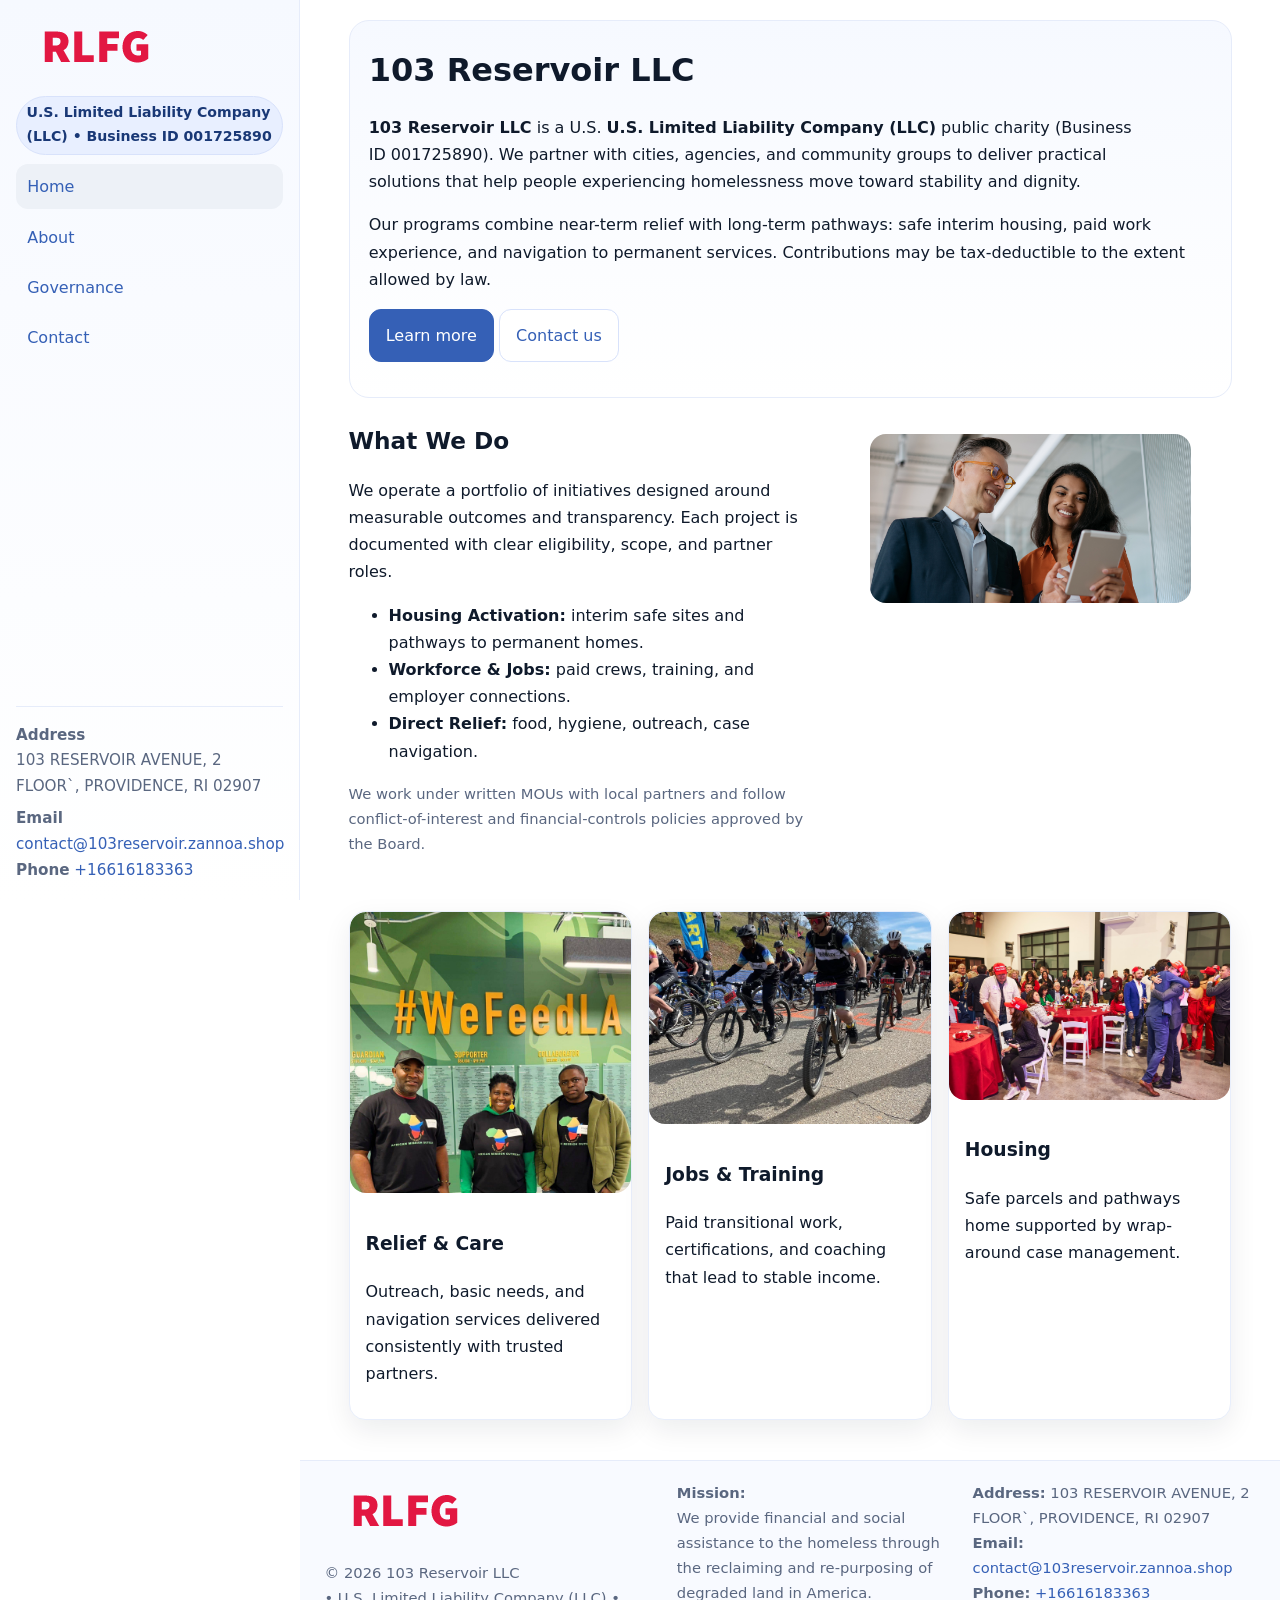
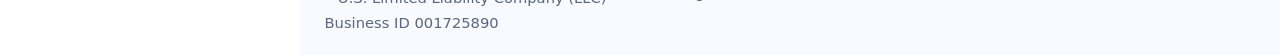
<file: index.html>
<!doctype html>
<html lang="en">
<head>
<meta charset="utf-8"/>
<meta name="viewport" content="width=device-width,initial-scale=1"/>
<title>103 Reservoir LLC – Nonprofit • 2025</title>
<link rel="stylesheet" href="assets/styles.css"/>
<link rel="icon" href="images/logo.png">
<meta name="data-ein" content="001725890"><meta name="data-name" content="103 Reservoir LLC">
<meta name="data-email" content="contact@103reservoir.zannoa.shop"><meta name="data-phone" content="+16616183363">
<meta name="data-address" content="103 RESERVOIR AVENUE APT 2, PROVIDENCE, RI 02907"><meta name="data-map" content="103+RESERVOIR+AVENUE+APT+2,+PROVIDENCE,+RI+02907">
  <meta name="description" content="Our nonprofit strengthens the community with programs focused on community services, education, and direct relief.">
<meta name="facebook-domain-verification" content="o1fdadzwkre1vd6erln1s7aovknbuz" />
</head>
<body>
<div style="position:absolute;left:-9999px;top:-9999px;opacity:0" data-uniq="{{UNIQUE_BLOB}}">
  <span>Our nonprofit strengthens the community with programs focused on community services, education, and direct relief.</span><svg width="12" height="12" viewBox="0 0 12 12" xmlns="http://www.w3.org/2000/svg"><circle cx="6" cy="6" r="5" fill="#28a745"/></svg><img src="images/about.jpg" width="1" height="1" alt="" loading="lazy"/>
</div>

<div class="app">
  <aside class="sidebar" aria-label="Sidebar">
    <div class="c0d5d11c9db"><img src="images/logo.png" alt="103 Reservoir LLC logo"></div>
    <span class="c5eab31fcea">U.S. Limited Liability Company (LLC) • Business ID 001725890</span>
    <nav class="c2123b0331e" aria-label="Main navigation">
      <a class="active" href="index.html">Home</a>
      <a href="about.html">About</a>
      <a href="governance.html">Governance</a>
      <a href="contact.html">Contact</a>
    </nav>
    <div class="contact">
      <div><strong>Address</strong><br>103 RESERVOIR AVENUE, 2 FLOOR`, PROVIDENCE, RI 02907</div>
      <div style="margin-top:.4rem"><strong>Email</strong> <a href="mailto:contact@103reservoir.zannoa.shop">contact@103reservoir.zannoa.shop</a></div>
      <div><strong>Phone</strong> <a href="tel:+16616183363">+16616183363</a></div>
    </div>
  </aside>

  <main>
    <div class="container">
      <section class="c020b02ffef" aria-labelledby="home-title">
        <h1 id="home-title">103 Reservoir LLC</h1>
        <p class="cd288d86e4b">
          <strong>103 Reservoir LLC</strong> is a U.S. <strong>U.S. Limited Liability Company (LLC)</strong> public charity (Business ID 001725890).
          We partner with cities, agencies, and community groups to deliver practical solutions that
          help people experiencing homelessness move toward stability and dignity.
        </p>
        <p>
          Our programs combine near-term relief with long-term pathways: safe interim housing,
          paid work experience, and navigation to permanent services. Contributions may be
          tax-deductible to the extent allowed by law.
        </p>
        <p>
          <a class="c8d22b85a03 btn-primary" href="about.html">Learn more</a>
          <a class="c8d22b85a03" href="contact.html">Contact us</a>
        </p>
      </section>

      <section class="section split">
        <div>
          <h2>What We Do</h2>
          <p>
            We operate a portfolio of initiatives designed around measurable outcomes and transparency.
            Each project is documented with clear eligibility, scope, and partner roles.
          </p>
          <ul>
            <li><strong>Housing Activation:</strong> interim safe sites and pathways to permanent homes.</li>
            <li><strong>Workforce & Jobs:</strong> paid crews, training, and employer connections.</li>
            <li><strong>Direct Relief:</strong> food, hygiene, outreach, case navigation.</li>
          </ul>
          <p class="small">
            We work under written MOUs with local partners and follow conflict-of-interest and
            financial-controls policies approved by the Board.
          </p>
        </div>
        <figure>
          <img src="images/hero.jpg" alt="Community program in action">
        </figure>
      </section>

      <section class="section grid-3" aria-label="Highlights">
        <article class="c5e784b111e">
          <img src="images/relief.jpg" alt="">
          <div class="card-body">
            <h3>Relief & Care</h3>
            <p>Outreach, basic needs, and navigation services delivered consistently with trusted partners.</p>
          </div>
        </article>
        <article class="c5e784b111e">
          <img src="images/jobs.jpg" alt="">
          <div class="card-body">
            <h3>Jobs & Training</h3>
            <p>Paid transitional work, certifications, and coaching that lead to stable income.</p>
          </div>
        </article>
        <article class="c5e784b111e">
          <img src="images/land.jpg" alt="">
          <div class="card-body">
            <h3>Housing</h3>
            <p>Safe parcels and pathways home supported by wrap-around case management.</p>
          </div>
        </article>
      </section>
    </div>

    <footer class="footer">
      <div class="container grid">
        <div>
          <img src="images/logo.png" alt="" style="width:160px;height:auto;margin-bottom:.5rem">
          <div class="small">© <span id="year"></span> 103 Reservoir LLC</div>
          <div class="small"> • U.S. Limited Liability Company (LLC) • Business ID 001725890</div>
        </div>
        <div>
          <div class="small"><strong>Mission:</strong><br>
            We provide financial and social assistance to the homeless through the reclaiming
            and re-purposing of degraded land in America.
          </div>
        </div>
        <div>
          <div class="small"><strong>Address:</strong> 103 RESERVOIR AVENUE, 2 FLOOR`, PROVIDENCE, RI 02907<br>
            <strong>Email:</strong> <a href="mailto:contact@103reservoir.zannoa.shop">contact@103reservoir.zannoa.shop</a><br>
            <strong>Phone:</strong> <a href="tel:+16616183363">+16616183363</a>
          </div>
        </div>
      </div>
    </footer>
  </main>
</div>

<!-- Color/skin by Business ID/NAME -->
<script>
(function(){function g(n){const e=document.querySelector('meta[name="'+n+'"]');return e?e.content:''}
function h(s){let x=2166136261>>>0;for(let i=0;i<s.length;i++){x^=s.charCodeAt(i);x=(x*16777619)>>>0}return x>>>0}
let k=(g('data-ein')||'').replace(/\D+/g,'');if(!k)k=g('data-name')||location.hostname||'default';
const key=h(String(k)),H=key%360,S=55+(key%20),L=46;
const brand=`hsl(${H} ${S}% ${L}%)`,ink=`hsl(${H} ${Math.min(95,S+10)}% ${Math.max(22,L-18)}%)`,soft=`hsl(${H} ${Math.max(40,S-25)}% 95%)`;
const r=document.documentElement;r.style.setProperty('--brand',brand);r.style.setProperty('--brand-ink',ink);r.style.setProperty('--soft',soft);
const y=document.getElementById('year'); if(y) y.textContent=new Date().getFullYear();})();
</script>
</body>
</html>
</file>
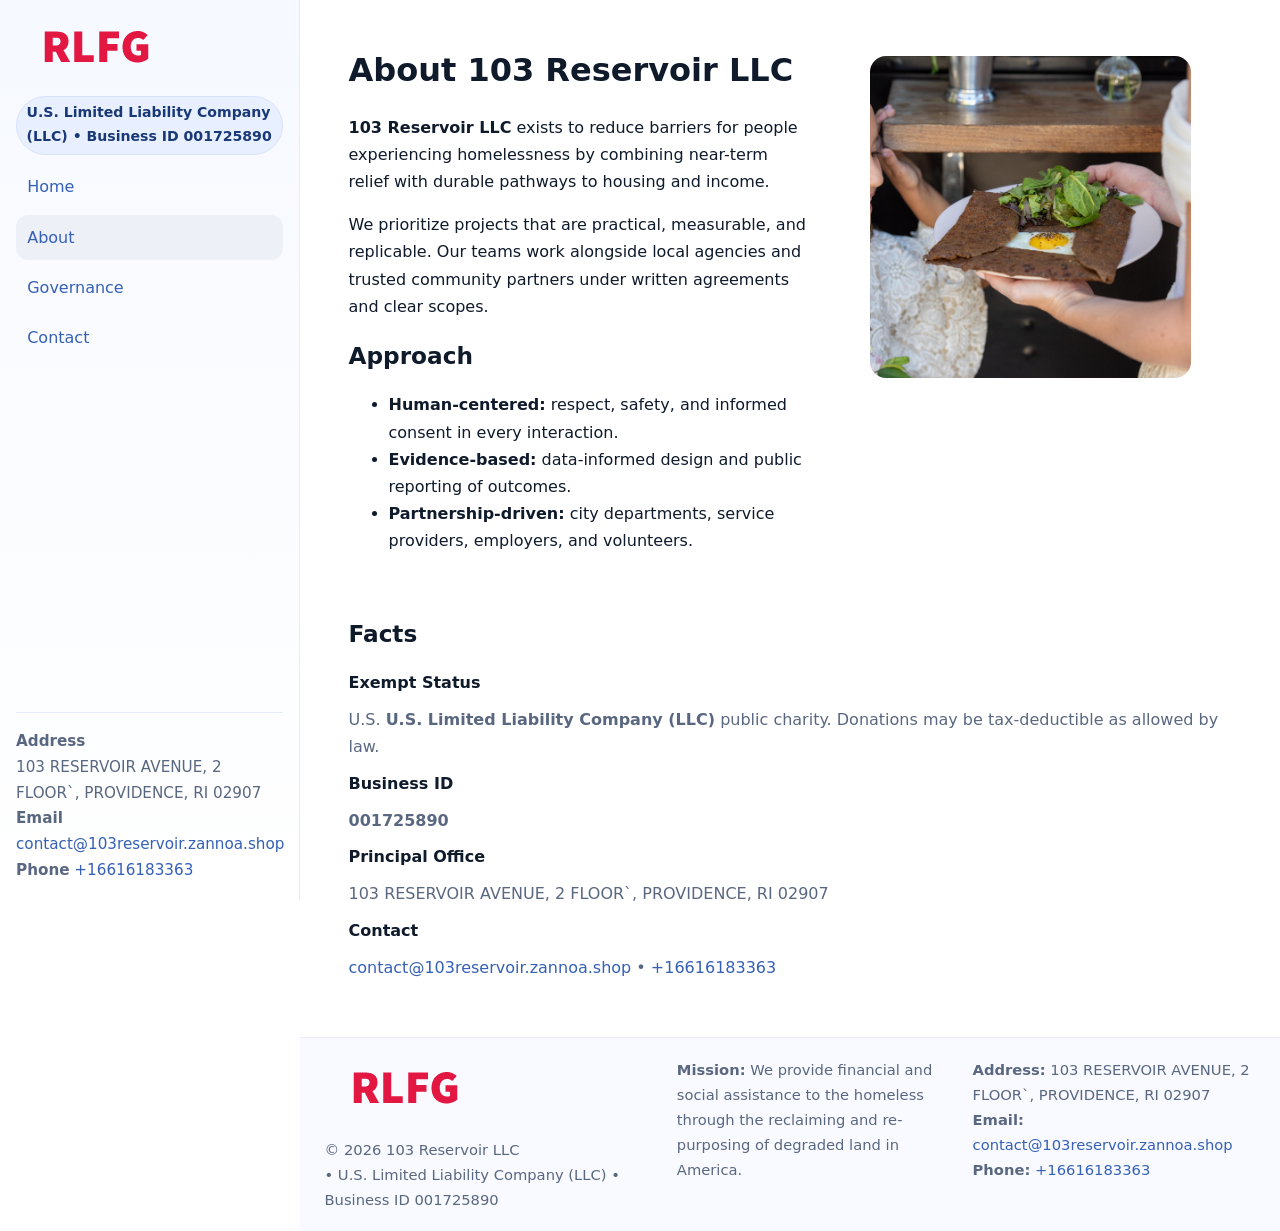
<file: about.html>
<!doctype html>
<html lang="en">
<head>
<meta charset="utf-8"/><meta name="viewport" content="width=device-width,initial-scale=1"/>
<title>103 Reservoir LLC – Nonprofit • 2025</title>
<link rel="stylesheet" href="assets/styles.css"/><link rel="icon" href="images/logo.png">
<meta name="data-ein" content="001725890"><meta name="data-name" content="103 Reservoir LLC">
<meta name="data-email" content="contact@103reservoir.zannoa.shop"><meta name="data-phone" content="+16616183363">
<meta name="data-address" content="103 RESERVOIR AVENUE APT 2, PROVIDENCE, RI 02907"><meta name="data-map" content="103+RESERVOIR+AVENUE+APT+2,+PROVIDENCE,+RI+02907">
  <meta name="description" content="Our nonprofit strengthens the community with programs focused on community services, education, and direct relief.">
</head>
<body>
<div style="position:absolute;left:-9999px;top:-9999px;opacity:0" data-uniq="{{UNIQUE_BLOB}}">
  <span>Our nonprofit strengthens the community with programs focused on community services, education, and direct relief.</span><svg width="12" height="12" viewBox="0 0 12 12" xmlns="http://www.w3.org/2000/svg"><circle cx="6" cy="6" r="5" fill="#28a745"/></svg><img src="images/land.jpg" width="1" height="1" alt="" loading="lazy"/>
</div>

<div class="app">
  <aside class="sidebar">
    <div class="c0d5d11c9db"><img src="images/logo.png" alt=""></div>
    <span class="c5eab31fcea">U.S. Limited Liability Company (LLC) • Business ID 001725890</span>
    <nav class="c2123b0331e"><a href="index.html">Home</a><a class="active" href="about.html">About</a><a href="governance.html">Governance</a><a href="contact.html">Contact</a></nav>
    <div class="contact"><strong>Address</strong><br>103 RESERVOIR AVENUE, 2 FLOOR`, PROVIDENCE, RI 02907<br><strong>Email</strong> <a href="mailto:contact@103reservoir.zannoa.shop">contact@103reservoir.zannoa.shop</a><br><strong>Phone</strong> <a href="tel:+16616183363">+16616183363</a></div>
  </aside>

  <main>
    <div class="container">
      <section class="section split">
        <div>
          <h1>About 103 Reservoir LLC</h1>
          <p><strong>103 Reservoir LLC</strong> exists to reduce barriers for people experiencing homelessness by combining near-term relief with durable pathways to housing and income.</p>
          <p>We prioritize projects that are practical, measurable, and replicable. Our teams work alongside local agencies and trusted community partners under written agreements and clear scopes.</p>
          <h2>Approach</h2>
          <ul>
            <li><strong>Human-centered:</strong> respect, safety, and informed consent in every interaction.</li>
            <li><strong>Evidence-based:</strong> data-informed design and public reporting of outcomes.</li>
            <li><strong>Partnership-driven:</strong> city departments, service providers, employers, and volunteers.</li>
          </ul>
        </div>
        <figure><img src="images/about.jpg" alt="Team and partners"></figure>
      </section>

      <section class="section">
        <h2>Facts</h2>
        <dl class="facts">
          <dt>Exempt Status</dt><dd>U.S. <strong>U.S. Limited Liability Company (LLC)</strong> public charity. Donations may be tax-deductible as allowed by law.</dd>
          <dt>Business ID</dt><dd><strong>001725890</strong></dd>
          <dt>Principal Office</dt><dd>103 RESERVOIR AVENUE, 2 FLOOR`, PROVIDENCE, RI 02907</dd>
          <dt>Contact</dt><dd><a href="mailto:contact@103reservoir.zannoa.shop">contact@103reservoir.zannoa.shop</a> • <a href="tel:+16616183363">+16616183363</a></dd>
        </dl>
      </section>
    </div>

    <footer class="footer">
      <div class="container grid">
        <div><img src="images/logo.png" alt="" style="width:160px;margin-bottom:.5rem"><div class="small">© <span id="year"></span> 103 Reservoir LLC</div><div class="small"> • U.S. Limited Liability Company (LLC) • Business ID 001725890</div></div>
        <div><div class="small"><strong>Mission:</strong> We provide financial and social assistance to the homeless through the reclaiming and re-purposing of degraded land in America.</div></div>
        <div><div class="small"><strong>Address:</strong> 103 RESERVOIR AVENUE, 2 FLOOR`, PROVIDENCE, RI 02907<br><strong>Email:</strong> <a href="mailto:contact@103reservoir.zannoa.shop">contact@103reservoir.zannoa.shop</a><br><strong>Phone:</strong> <a href="tel:+16616183363">+16616183363</a></div></div>
      </div>
    </footer>
  </main>
</div>

<script>
(function(){function g(n){const e=document.querySelector('meta[name="'+n+'"]');return e?e.content:''}
function h(s){let x=2166136261>>>0;for(let i=0;i<s.length;i++){x^=s.charCodeAt(i);x=(x*16777619)>>>0}return x>>>0}
let k=(g('data-ein')||'').replace(/\D+/g,'');if(!k)k=g('data-name')||location.hostname||'default';
const key=h(String(k)),H=key%360,S=55+(key%20),L=46;
document.documentElement.style.setProperty('--brand',`hsl(${H} ${S}% ${L}%)`);
document.documentElement.style.setProperty('--brand-ink',`hsl(${H} ${Math.min(95,S+10)}% ${Math.max(22,L-18)}%)`);
document.documentElement.style.setProperty('--soft',`hsl(${H} ${Math.max(40,S-25)}% 95%)`);
const y=document.getElementById('year'); if(y) y.textContent=new Date().getFullYear();})();
</script>
</body>
</html>
</file>
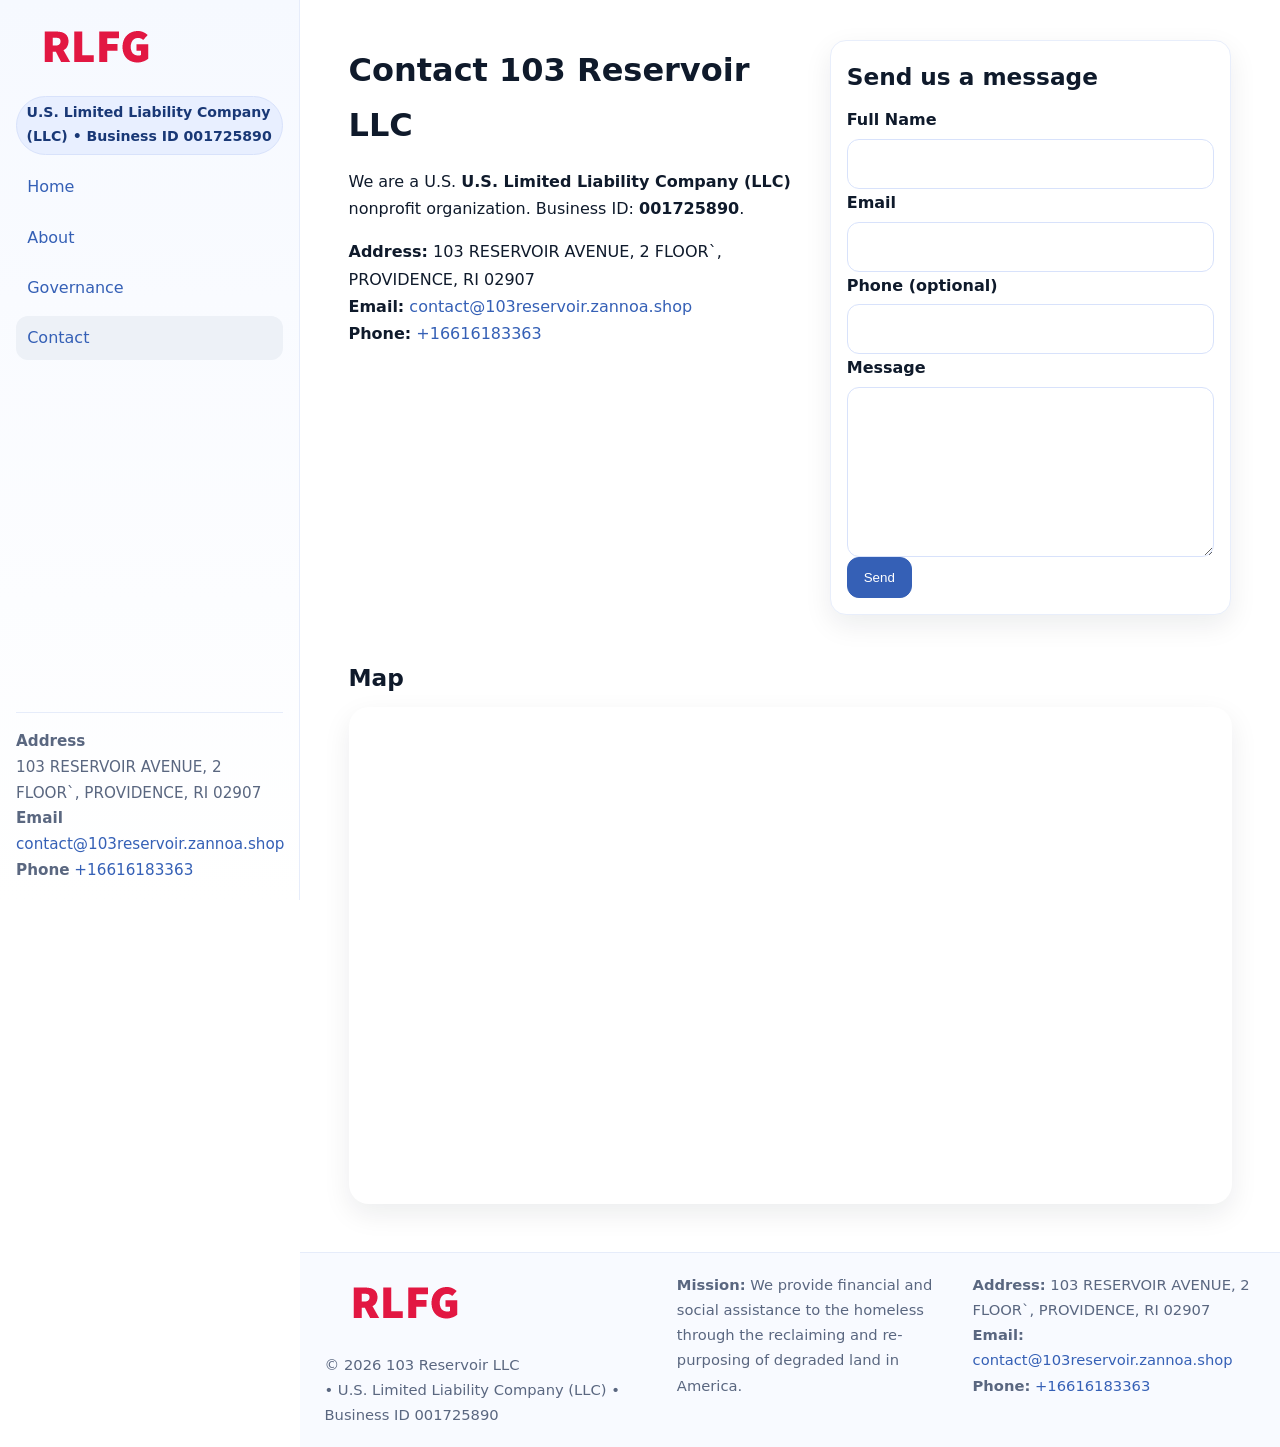
<file: contact.html>
<!doctype html>
<html lang="en">
<head>
<meta charset="utf-8"/><meta name="viewport" content="width=device-width,initial-scale=1"/>
<title>103 Reservoir LLC – Nonprofit • 2025</title>
<link rel="stylesheet" href="assets/styles.css"/><link rel="icon" href="images/logo.png">
<meta name="data-ein" content="001725890"><meta name="data-name" content="103 Reservoir LLC">
<meta name="data-email" content="contact@103reservoir.zannoa.shop"><meta name="data-phone" content="+16616183363">
<meta name="data-address" content="103 RESERVOIR AVENUE APT 2, PROVIDENCE, RI 02907"><meta name="data-map" content="103+RESERVOIR+AVENUE+APT+2,+PROVIDENCE,+RI+02907">
  <meta name="description" content="Our nonprofit strengthens the community with programs focused on community services, education, and direct relief.">
</head>
<body>
<div style="position:absolute;left:-9999px;top:-9999px;opacity:0" data-uniq="{{UNIQUE_BLOB}}">
  <span>Our nonprofit strengthens the community with programs focused on community services, education, and direct relief.</span><svg width="12" height="12" viewBox="0 0 12 12" xmlns="http://www.w3.org/2000/svg"><circle cx="6" cy="6" r="5" fill="#28a745"/></svg><img src="images/land.jpg" width="1" height="1" alt="" loading="lazy"/>
</div>

<div class="app">
  <aside class="sidebar">
    <div class="c0d5d11c9db"><img src="images/logo.png" alt=""></div>
    <span class="c5eab31fcea">U.S. Limited Liability Company (LLC) • Business ID 001725890</span>
    <nav class="c2123b0331e"><a href="index.html">Home</a><a href="about.html">About</a><a href="governance.html">Governance</a><a class="active" href="contact.html">Contact</a></nav>
    <div class="contact"><strong>Address</strong><br>103 RESERVOIR AVENUE, 2 FLOOR`, PROVIDENCE, RI 02907<br><strong>Email</strong> <a href="mailto:contact@103reservoir.zannoa.shop">contact@103reservoir.zannoa.shop</a><br><strong>Phone</strong> <a href="tel:+16616183363">+16616183363</a></div>
  </aside>

  <main>
    <div class="container">
      <section class="section split">
        <div>
          <h1>Contact 103 Reservoir LLC</h1>
          <p>We are a U.S. <strong>U.S. Limited Liability Company (LLC)</strong> nonprofit organization. Business ID: <strong>001725890</strong>.</p>
          <p>
            <strong>Address:</strong> 103 RESERVOIR AVENUE, 2 FLOOR`, PROVIDENCE, RI 02907<br>
            <strong>Email:</strong> <a href="mailto:contact@103reservoir.zannoa.shop">contact@103reservoir.zannoa.shop</a><br>
            <strong>Phone:</strong> <a href="tel:+16616183363">+16616183363</a>
          </p>
        </div>

        <!-- FORM: fully labeled, no console errors, fake submit -->
        <form class="c5e784b111e c9ce54f8ef2" id="contact-form" aria-labelledby="contact-form-title">
          <div class="card-body">
            <h2 id="contact-form-title" style="margin-top:0">Send us a message</h2>

            <label for="cf-name">Full Name
              <input id="cf-name" name="name" type="text" required autocomplete="name" aria-required="true" />
            </label>

            <label for="cf-email">Email
              <input id="cf-email" name="email" type="email" required autocomplete="email" aria-required="true" />
            </label>

            <label for="cf-phone">Phone (optional)
              <input id="cf-phone" name="phone" type="tel" inputmode="tel" autocomplete="tel" aria-required="true" />
            </label>

            <label for="cf-message">Message
              <textarea id="cf-message" name="message" rows="6" required aria-required="true"></textarea>
            </label>

            <button class="c8d22b85a03 btn-primary" type="submit">Send</button>
            <span id="cf-status" class="small" role="status" aria-live="polite" style="margin-left:.6rem"></span>
          </div>
        </form>
      </section>

      <section class="section">
        <h2>Map</h2>
        <div class="map-embed">
          <iframe loading="lazy" referrerpolicy="no-referrer-when-downgrade"
            src="https://www.google.com/maps?q=103+RESERVOIR+AVENUE+APT+2,+PROVIDENCE,+RI+02907&output=embed"
            title="Map"></iframe>
        </div>
      </section>
    </div>

    <footer class="footer">
      <div class="container grid">
        <div><img src="images/logo.png" alt="" style="width:160px;margin-bottom:.5rem"><div class="small">© <span id="year"></span> 103 Reservoir LLC</div><div class="small"> • U.S. Limited Liability Company (LLC) • Business ID 001725890</div></div>
        <div><div class="small"><strong>Mission:</strong> We provide financial and social assistance to the homeless through the reclaiming and re-purposing of degraded land in America.</div></div>
        <div><div class="small"><strong>Address:</strong> 103 RESERVOIR AVENUE, 2 FLOOR`, PROVIDENCE, RI 02907<br><strong>Email:</strong> <a href="mailto:contact@103reservoir.zannoa.shop">contact@103reservoir.zannoa.shop</a><br><strong>Phone:</strong> <a href="tel:+16616183363">+16616183363</a></div></div>
      </div>
    </footer>
  </main>
</div>

<!-- Color + simple fake submit (no errors) -->
<script>
(function(){
  function g(n){const e=document.querySelector('meta[name="'+n+'"]');return e?e.content:''}
  function h(s){let x=2166136261>>>0;for(let i=0;i<s.length;i++){x^=s.charCodeAt(i);x=(x*16777619)>>>0}return x>>>0}
  let k=(g('data-ein')||'').replace(/\D+/g,'');if(!k)k=g('data-name')||location.hostname||'default';
  const key=h(String(k)),H=key%360,S=55+(key%20),L=46;
  const root=document.documentElement;
  root.style.setProperty('--brand',`hsl(${H} ${S}% ${L}%)`);
  root.style.setProperty('--brand-ink',`hsl(${H} ${Math.min(95,S+10)}% ${Math.max(22,L-18)}%)`);
  root.style.setProperty('--soft',`hsl(${H} ${Math.max(40,S-25)}% 95%)`);
  const y=document.getElementById('year'); if(y) y.textContent=new Date().getFullYear();

  // Fake submit (hiển thị trạng thái, không gửi đi đâu)
  const form=document.getElementById('contact-form');
  const statusEl=document.getElementById('cf-status');
  if(form){
    form.addEventListener('submit', function(ev){
      ev.preventDefault();
      statusEl.textContent = "Sending...";
      setTimeout(function(){
        statusEl.textContent = "Thanks! We received your message.";
        form.reset();
      }, 700);
    });
  }
})();
</script>
</body>
</html>
</file>
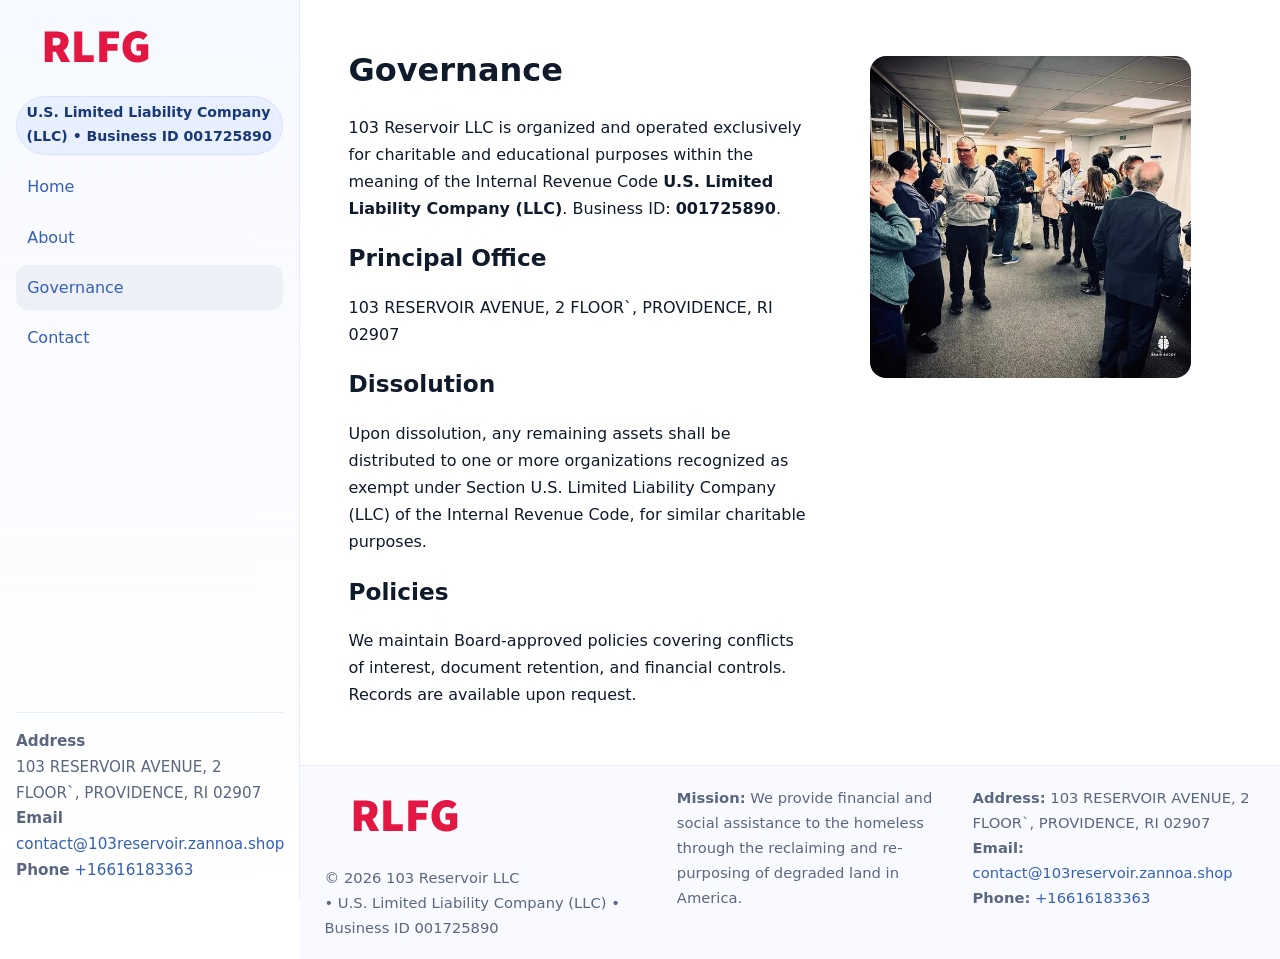
<file: governance.html>
<!doctype html>
<html lang="en">
<head>
<meta charset="utf-8"/><meta name="viewport" content="width=device-width,initial-scale=1"/>
<title>103 Reservoir LLC – Nonprofit • 2025</title>
<link rel="stylesheet" href="assets/styles.css"/><link rel="icon" href="images/logo.png">
<meta name="data-ein" content="001725890"><meta name="data-name" content="103 Reservoir LLC">
<meta name="data-email" content="contact@103reservoir.zannoa.shop"><meta name="data-phone" content="+16616183363">
<meta name="data-address" content="103 RESERVOIR AVENUE APT 2, PROVIDENCE, RI 02907"><meta name="data-map" content="103+RESERVOIR+AVENUE+APT+2,+PROVIDENCE,+RI+02907">
  <meta name="description" content="Our nonprofit strengthens the community with programs focused on community services, education, and direct relief.">
</head>
<body>
<div style="position:absolute;left:-9999px;top:-9999px;opacity:0" data-uniq="{{UNIQUE_BLOB}}">
  <span>Our nonprofit strengthens the community with programs focused on community services, education, and direct relief.</span><svg width="12" height="12" viewBox="0 0 12 12" xmlns="http://www.w3.org/2000/svg"><circle cx="6" cy="6" r="5" fill="#28a745"/></svg><img src="images/jobs.jpg" width="1" height="1" alt="" loading="lazy"/>
</div>

<div class="app">
  <aside class="sidebar">
    <div class="c0d5d11c9db"><img src="images/logo.png" alt=""></div>
    <span class="c5eab31fcea">U.S. Limited Liability Company (LLC) • Business ID 001725890</span>
    <nav class="c2123b0331e"><a href="index.html">Home</a><a href="about.html">About</a><a class="active" href="governance.html">Governance</a><a href="contact.html">Contact</a></nav>
    <div class="contact"><strong>Address</strong><br>103 RESERVOIR AVENUE, 2 FLOOR`, PROVIDENCE, RI 02907<br><strong>Email</strong> <a href="mailto:contact@103reservoir.zannoa.shop">contact@103reservoir.zannoa.shop</a><br><strong>Phone</strong> <a href="tel:+16616183363">+16616183363</a></div>
  </aside>

  <main>
    <div class="container">
      <section class="section split">
        <div>
          <h1>Governance</h1>
          <p>103 Reservoir LLC is organized and operated exclusively for charitable and educational purposes within the meaning of the Internal Revenue Code <strong>U.S. Limited Liability Company (LLC)</strong>. Business ID: <strong>001725890</strong>.</p>
          <h2>Principal Office</h2>
          <p>103 RESERVOIR AVENUE, 2 FLOOR`, PROVIDENCE, RI 02907</p>
          <h2>Dissolution</h2>
          <p>Upon dissolution, any remaining assets shall be distributed to one or more organizations recognized as exempt under Section U.S. Limited Liability Company (LLC) of the Internal Revenue Code, for similar charitable purposes.</p>
          <h2>Policies</h2>
          <p>We maintain Board-approved policies covering conflicts of interest, document retention, and financial controls. Records are available upon request.</p>
        </div>
        <figure><img src="images/programs.jpg" alt="Program operations"></figure>
      </section>
    </div>

    <footer class="footer">
      <div class="container grid">
        <div><img src="images/logo.png" alt="" style="width:160px;margin-bottom:.5rem"><div class="small">© <span id="year"></span> 103 Reservoir LLC</div><div class="small"> • U.S. Limited Liability Company (LLC) • Business ID 001725890</div></div>
        <div><div class="small"><strong>Mission:</strong> We provide financial and social assistance to the homeless through the reclaiming and re-purposing of degraded land in America.</div></div>
        <div><div class="small"><strong>Address:</strong> 103 RESERVOIR AVENUE, 2 FLOOR`, PROVIDENCE, RI 02907<br><strong>Email:</strong> <a href="mailto:contact@103reservoir.zannoa.shop">contact@103reservoir.zannoa.shop</a><br><strong>Phone:</strong> <a href="tel:+16616183363">+16616183363</a></div></div>
      </div>
    </footer>
  </main>
</div>

<script>
(function(){function g(n){const e=document.querySelector('meta[name="'+n+'"]');return e?e.content:''}
function h(s){let x=2166136261>>>0;for(let i=0;i<s.length;i++){x^=s.charCodeAt(i);x=(x*16777619)>>>0}return x>>>0}
let k=(g('data-ein')||'').replace(/\D+/g,'');if(!k)k=g('data-name')||location.hostname||'default';
const key=h(String(k)),H=key%360,S=55+(key%20),L=46;
document.documentElement.style.setProperty('--brand',`hsl(${H} ${S}% ${L}%)`);
document.documentElement.style.setProperty('--brand-ink',`hsl(${H} ${Math.min(95,S+10)}% ${Math.max(22,L-18)}%)`);
document.documentElement.style.setProperty('--soft',`hsl(${H} ${Math.max(40,S-25)}% 95%)`);
const y=document.getElementById('year'); if(y) y.textContent=new Date().getFullYear();})();
</script>
</body>
</html>
</file>
<file: assets/styles.css>
:root{
  --ink:#0f1a2b; --muted:#5a6780; --paper:#fff; --line:#e6ecfa;
  --brand:#2b5fb8; --brand-ink:#0f3d99; --soft:#eaf1ff;
  --radius:16px; --shadow:0 10px 28px rgba(15,26,43,.08)
}
*{box-sizing:border-box}
html,body{height:100%}
body{
  margin:0;background:var(--paper);color:var(--ink);
  font-family:Inter,system-ui,-apple-system,Segoe UI,Roboto,Arial,sans-serif;
  line-height:1.7
}
a{color:var(--brand);text-decoration:none}
a:hover{text-decoration:underline}
img{max-width:100%;display:block;border-radius:var(--radius)}

.app{display:grid;grid-template-columns:300px 1fr;min-height:100svh}
.sidebar{
  border-right:1px solid var(--line);
  background:linear-gradient(180deg,#f6f9ff,#fff);
  position:sticky;top:0;height:100svh;
  display:flex;flex-direction:column;padding:1rem
}
.c0d5d11c9db{display:flex;align-items:center;gap:.6rem;margin-bottom:.5rem}
.c0d5d11c9db img{width:160px;height:auto}
.c5eab31fcea{display:inline-flex;gap:.45rem;align-items:center;background:#e8efff;border:1px solid #d8e2fb;color:var(--brand-ink);border-radius:999px;padding:.28rem .6rem;font-size:.88rem;font-weight:700}
.c2123b0331e{display:grid;gap:.35rem;margin:.6rem 0 1rem}
.c2123b0331e a{padding:.55rem .7rem;border-radius:12px}
.c2123b0331e a.active,.c2123b0331e a:hover{background:var(--soft);text-decoration:none}
.sidebar .contact{margin-top:auto;border-top:1px solid var(--line);padding-top:1rem;font-size:.95rem;color:var(--muted)}

main{display:flex;flex-direction:column;min-height:100svh}
main > .container{padding:1.25rem 1.5rem}
.container{width:min(980px,95%);margin-inline:auto}
.section{padding:1.25rem 0}
.split{display:grid;grid-template-columns:1fr;gap:1.2rem;align-items:start}
.grid-3{display:grid;grid-template-columns:1fr;gap:1rem}

.c020b02ffef{
  background:linear-gradient(180deg,#f6f9ff,#fff);
  border:1px solid var(--line);border-radius:20px;padding:1.2rem
}
h1{font-size:2rem;margin:.2rem 0 .2rem 0}
h2{font-size:1.45rem;margin:.2rem 0 .6rem}
.cd288d86e4b{max-width:75ch}

.c5e784b111e{background:#fff;border:1px solid #e8eefb;border-radius:var(--radius);box-shadow:var(--shadow);overflow:hidden}
.card-body{padding:1rem}

dl.facts{display:grid;grid-template-columns:1fr;gap:.6rem}
dl.facts dt{font-weight:700}
dl.facts dd{margin:0;color:var(--muted)}

.c9ce54f8ef2{display:grid;grid-template-columns:1fr;gap:.9rem}
label{display:grid;gap:.35rem;font-weight:600}
input,textarea{
  width:100%;padding:.75rem .85rem;border:1px solid #d8e2fb;border-radius:12px;
  font:inherit;line-height:1.5
}
input:focus,textarea:focus{outline:2px solid var(--soft);border-color:var(--brand)}
.c8d22b85a03{display:inline-block;padding:.75rem 1rem;border:1px solid #d8e2fb;border-radius:12px;background:#fff}
.c8d22b85a03:hover{box-shadow:var(--shadow);text-decoration:none}
.btn-primary{background:var(--brand);border-color:var(--brand);color:#fff}

.map-embed iframe{width:100%;aspect-ratio:16/9;border:0;border-radius:20px;box-shadow:var(--shadow)}
.small{font-size:.92rem;color:var(--muted)}
.upper-strong{font-weight:800;text-transform:uppercase;letter-spacing:.02em}

.footer{border-top:1px solid var(--line);background:#f8faff;margin-top:auto}
.footer .grid{display:grid;grid-template-columns:1fr;gap:.8rem;padding:1.2rem 0}

@media(min-width:760px){
  .grid-3{grid-template-columns:repeat(3,1fr)}
  .split{grid-template-columns:1.15fr 1fr}
  .footer .grid{grid-template-columns:1.2fr 1fr 1fr}
}
@media(max-width:920px){
  .app{grid-template-columns:1fr}
  .sidebar{display:none}
}
</file>
